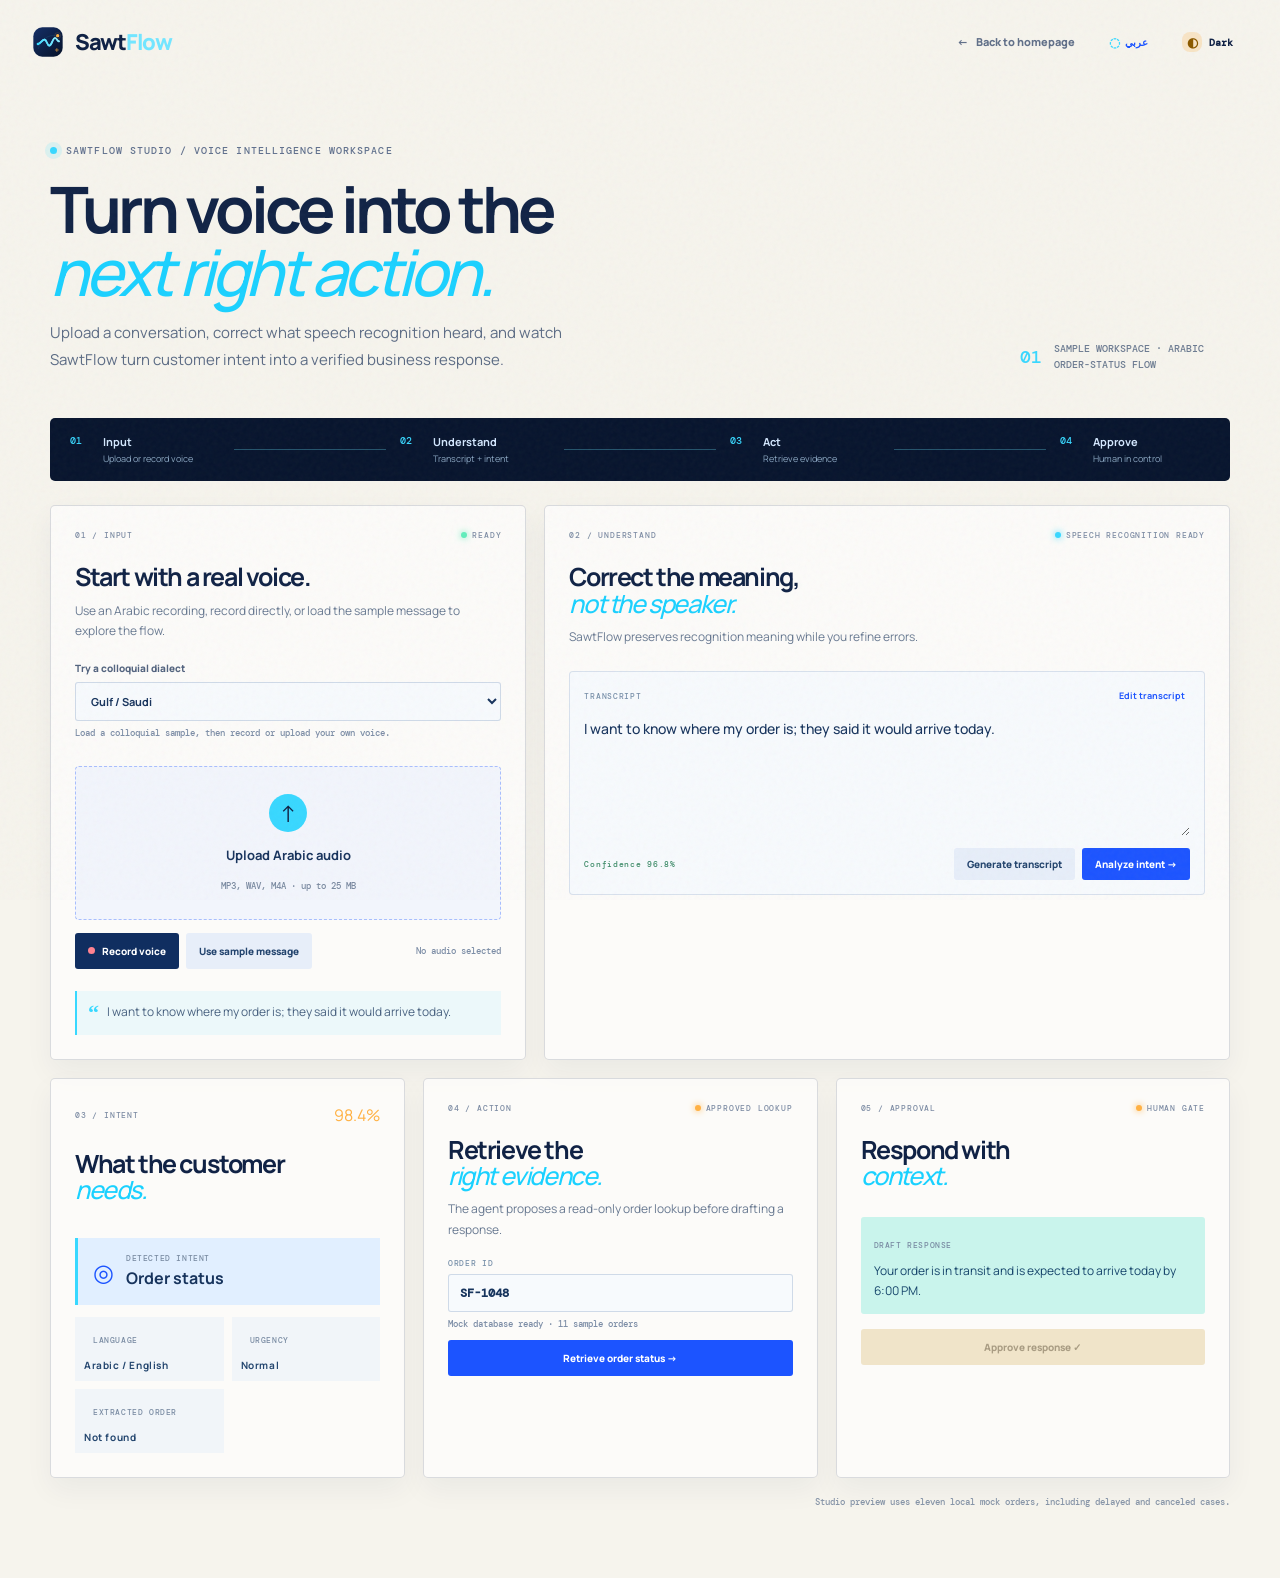
<file: site/studio/index.html>
<!doctype html>
<html lang="en" dir="ltr">
  <head>
    <meta charset="UTF-8" />
    <meta name="viewport" content="width=device-width, initial-scale=1.0" />
    <meta name="theme-color" content="#07142d" />
    <meta name="description" content="SawtFlow Studio turns Arabic voice into a verified business action." />
    <title>SawtFlow Studio | Voice to verified action</title>
    <link rel="preconnect" href="https://fonts.googleapis.com" />
    <link rel="preconnect" href="https://fonts.gstatic.com" crossorigin />
    <link href="https://fonts.googleapis.com/css2?family=DM+Mono:wght@400;500&family=Handjet:wght@400;500;600;700&family=Manrope:wght@400;500;600;700;800&family=Noto+Kufi+Arabic:wght@400;600;700&family=Outfit:wght@400;500;600;700;800&display=swap" rel="stylesheet" />
    <link rel="icon" href="../assets/sawtflow-mark.svg" type="image/svg+xml" />
    <link rel="stylesheet" href="../styles.css" />
    <link rel="stylesheet" href="studio.css" />
  </head>
  <body>
    <div class="noise" aria-hidden="true"></div>
    <header class="studio-header">
      <a class="brand" href="../" aria-label="SawtFlow AI home"><img class="brand-mark" src="../assets/sawtflow-mark.svg" alt="" aria-hidden="true" /><span>Sawt<span>Flow</span></span></a>
      <div class="studio-header-right">
        <a class="back-link" href="../"><span aria-hidden="true">←</span><span data-i18n="back">Back to homepage</span></a>
        <button class="language-toggle" type="button" data-lang-toggle aria-label="Switch to Arabic">عربي</button>
        <button class="theme-toggle" type="button" data-theme-toggle aria-label="Switch to dark mode"><span class="theme-symbol" aria-hidden="true">◐</span><span class="theme-label">Dark</span></button>
      </div>
    </header>

    <main class="studio-shell">
      <section class="studio-hero">
        <div>
          <div class="eyebrow"><span class="pulse-dot"></span><span data-i18n="eyebrow">SAWTFLOW STUDIO / VOICE INTELLIGENCE WORKSPACE</span></div>
          <h1 data-i18n="title">Turn voice into the<br /><em>next right action.</em></h1>
          <p class="studio-lead" data-i18n="lead">Upload a conversation, correct what speech recognition heard, and watch SawtFlow turn customer intent into a verified business response.</p>
        </div>
        <div class="studio-hero-note"><span class="note-number">01</span><span data-i18n="note">Sample workspace · Arabic order-status flow</span></div>
      </section>

      <section class="studio-progress" aria-label="Studio workflow">
        <div class="progress-step active"><span>01</span><strong data-i18n="stepInput">Input</strong><small data-i18n="stepInputSub">Upload voice</small></div>
        <div class="progress-line"></div>
        <div class="progress-step"><span>02</span><strong data-i18n="stepUnderstand">Understand</strong><small data-i18n="stepUnderstandSub">Transcript + intent</small></div>
        <div class="progress-line"></div>
        <div class="progress-step"><span>03</span><strong data-i18n="stepAct">Act</strong><small data-i18n="stepActSub">Retrieve evidence</small></div>
        <div class="progress-line"></div>
        <div class="progress-step"><span>04</span><strong data-i18n="stepApprove">Approve</strong><small data-i18n="stepApproveSub">Human in control</small></div>
      </section>

      <section class="studio-grid">
        <div class="studio-card source-card">
          <div class="card-heading"><span class="card-index">01 / INPUT</span><span class="card-status"><i></i><span data-i18n="ready">READY</span></span></div>
          <h2 data-i18n="sourceTitle">Start with a real voice.</h2>
          <p data-i18n="sourceLead">Use an Arabic recording or load the sample message to explore the flow.</p>
          <div class="dialect-picker">
            <label for="dialect-select" data-i18n="dialectLabel">Try a colloquial dialect</label>
            <select id="dialect-select" aria-describedby="dialect-help">
              <option value="gulf" data-en="Gulf / Saudi" data-ar="خليجي / سعودي">Gulf / Saudi</option>
              <option value="egyptian" data-en="Egyptian" data-ar="مصري">Egyptian</option>
              <option value="levantine" data-en="Levantine" data-ar="شامي">Levantine</option>
              <option value="maghrebi" data-en="Maghrebi" data-ar="مغاربي">Maghrebi</option>
            </select>
            <small id="dialect-help" data-i18n="dialectHelp">Load a colloquial sample, then record or upload your own voice.</small>
          </div>
          <label class="dropzone" id="dropzone">
            <input id="studio-audio" type="file" accept="audio/*" />
            <span class="drop-icon" aria-hidden="true">↑</span>
            <strong data-i18n="upload">Upload Arabic audio</strong>
            <small id="file-name" data-i18n="fileHint">MP3, WAV, M4A · up to 25 MB</small>
          </label>
          <div class="source-actions"><div class="source-buttons"><button id="studio-record" class="studio-button record" type="button"><span class="record-dot" aria-hidden="true"></span><span id="record-label" data-i18n="record">Record voice</span></button><button id="studio-sample" class="studio-button secondary" type="button" data-i18n="sample">Use sample message</button></div><span class="source-duration" id="audio-status" data-i18n="audioReady">No audio selected</span></div>
          <div id="audio-preview" class="audio-preview" hidden>
            <div class="audio-preview-heading"><strong data-i18n="audioPreviewTitle">Preview before sending</strong><span id="audio-preview-state" data-i18n="audioPreviewReady">Ready to play</span></div>
            <p data-i18n="audioPreviewLead">Listen to the uploaded recording before generating the transcript.</p>
            <audio id="uploaded-audio" class="recorded-audio" controls preload="metadata" aria-label="Uploaded audio preview"></audio>
            <audio id="recorded-audio" class="recorded-audio" controls preload="metadata" aria-label="Recorded audio preview" hidden></audio>
          </div>
          <div class="sample-quote"><span class="quote-mark">“</span><p id="sample-quote-text">Where is my order? I was told it would arrive today.</p></div>
        </div>

        <div class="studio-card transcript-card">
          <div class="card-heading"><span class="card-index">02 / UNDERSTAND</span><span class="card-status cyan"><i></i><span data-i18n="speechReady">SPEECH RECOGNITION READY</span></span></div>
          <h2 data-i18n="transcriptTitle">Correct the meaning,<br /><em>not the speaker.</em></h2>
          <p data-i18n="transcriptLead">SawtFlow preserves intent while you refine recognition errors.</p>
          <div class="transcript-editor"><div class="editor-toolbar"><span data-i18n="transcriptLabel">TRANSCRIPT</span><button id="studio-edit" type="button" data-i18n="edit">Edit transcript</button></div><textarea id="studio-transcript" rows="5" readonly>Where is my order? I was told it would arrive today.</textarea><div class="editor-footer"><span id="studio-confidence" data-i18n="confidence">Confidence 96.8%</span><div class="editor-actions"><button id="studio-generate" class="studio-button secondary" type="button" data-i18n="generate">Generate transcript</button><button id="studio-analyze" class="studio-button primary" type="button" data-i18n="analyze">Analyze intent →</button></div></div></div>
        </div>
      </section>

      <section class="studio-output-grid">
        <div class="studio-card output-card intent-card">
          <div class="card-heading"><span class="card-index">03 / INTENT</span><span class="intent-score">98.4%</span></div>
          <h2 data-i18n="intentTitle">What the customer<br /><em>needs.</em></h2>
          <div class="intent-result"><span class="result-icon">◎</span><div><small data-i18n="detected">DETECTED INTENT</small><strong id="intent-value" data-i18n="orderStatus">Order status</strong></div></div>
          <div class="detail-tags"><span><span data-i18n="languageLabel">LANGUAGE</span> <b id="language-value">Arabic / English</b></span><span><span data-i18n="urgencyLabel">URGENCY</span> <b id="urgency-value">Normal</b></span><span class="extracted-order"><span data-i18n="extractedOrderLabel">EXTRACTED ORDER</span> <b id="extracted-order-value">SF-1048</b></span></div>
        </div>
        <div class="studio-card output-card evidence-card">
          <div class="card-heading"><span class="card-index">04 / ACTION</span><span class="card-status amber"><i></i><span data-i18n="approvedLookup">APPROVED LOOKUP</span></span></div>
          <h2 data-i18n="actionTitle">Retrieve the<br /><em>right evidence.</em></h2>
          <p id="action-lead" data-i18n="actionLead">The agent proposes a read-only order lookup before drafting a response.</p>
          <label class="order-lookup"><span id="order-id-label" data-i18n="orderIdLabel">ORDER ID</span><input id="studio-order-id" value="SF-1048" autocomplete="off" spellcheck="false" /><small id="lookup-status" aria-live="polite" data-i18n="lookupReady">Mock database ready</small></label>
          <button id="studio-retrieve" class="studio-button primary wide" type="button" data-i18n="retrieve">Retrieve order status →</button>
          <div id="studio-evidence" class="studio-evidence" hidden><div><span>ORDER</span><strong id="evidence-order">SF-1048</strong></div><div><span>STATUS</span><strong id="evidence-status">In transit</strong></div><div><span>ETA</span><strong id="evidence-eta">Today · 6:00 PM</strong></div><div><span>LAST SCAN</span><strong id="evidence-scan">Riyadh hub · 09:42</strong></div></div>
        </div>
        <div class="studio-card output-card approval-card">
          <div class="card-heading"><span class="card-index">05 / APPROVAL</span><span class="card-status amber"><i></i><span data-i18n="humanGate">HUMAN GATE</span></span></div>
          <h2 data-i18n="responseTitle">Respond with<br /><em>context.</em></h2>
          <div class="draft-box"><span data-i18n="draftLabel">DRAFT RESPONSE</span><p id="studio-response">Your order is in transit and is expected to arrive today by 6:00 PM.</p></div>
          <button id="studio-approve" class="studio-button approve wide" type="button" data-i18n="approve" disabled>Approve response ✓</button>
          <div id="studio-approved" class="approved-state" hidden><span>✓</span><strong data-i18n="approved">Approved · ready to send</strong></div>
        </div>
      </section>
      <p class="studio-disclaimer" data-i18n="disclaimer">Studio preview uses six local mock orders, including delayed and canceled cases. Replace them with your CRM or order API for production.</p>
    </main>
    <script src="studio.js"></script>
  </body>
</html>
</file>
<file: site/styles.css>
:root {
  --navy: #07142d;
  --navy-2: #0a1a39;
  --ink: #102245;
  --blue: #1c54ff;
  --cyan: #38d8ff;
  --cream: #f6f4ed;
  --soft: #e7e9e2;
  --warm: #ffb144;
  --amber: #f4a73e;
  --muted: #9da7b8;
  --line: rgba(10, 26, 57, .12);
  --mono: "DM Mono", monospace;
  --sans: "Manrope", "Noto Kufi Arabic", sans-serif;
}

* { box-sizing: border-box; }
html { scroll-behavior: smooth; }
body { margin: 0; color: var(--ink); background: var(--cream); font-family: var(--sans); font-size: 16px; line-height: 1.5; overflow-x: hidden; }
a { color: inherit; text-decoration: none; }
button, input, textarea { font: inherit; }
button { cursor: pointer; }
html[data-theme="dark"] { --cream: #07142d; --ink: #edf5ff; --soft: #12284c; --line: rgba(159, 201, 255, .18); }
html[data-theme="dark"] body { background: var(--cream); }
html[data-theme="dark"] .desktop-nav, html[data-theme="dark"] .text-link, html[data-theme="dark"] .usecase-label p, html[data-theme="dark"] .section-intro > p { color: #aabbd5; }
html[data-theme="dark"] .capability-card { background: rgba(17, 41, 79, .72); border-color: rgba(159, 201, 255, .18); }
html[data-theme="dark"] .usecase-item { border-color: rgba(159, 201, 255, .18); }
html[data-theme="dark"] .usecase-item p { color: #aabbd5; }
html[data-theme="dark"] .site-footer > p, html[data-theme="dark"] .footer-meta { color: #aabbd5; }
html[data-theme="dark"] .demo-form { background: #eef5ff; }
html[data-theme="dark"] .mobile-menu { background: rgba(7, 20, 45, .98); border-color: rgba(159, 201, 255, .18); }
html[data-theme="dark"] .hero-intro, html[data-theme="dark"] .hero-proof span, html[data-theme="dark"] .capability-card p { color: #b8c7dc; }
.noise { position: fixed; inset: 0; opacity: .045; pointer-events: none; z-index: 20; background-image: url("data:image/svg+xml,%3Csvg viewBox='0 0 220 220' xmlns='http://www.w3.org/2000/svg'%3E%3Cfilter id='n'%3E%3CfeTurbulence type='fractalNoise' baseFrequency='.95' numOctaves='4' stitchTiles='stitch'/%3E%3C/filter%3E%3Crect width='100%25' height='100%25' filter='url(%23n)' opacity='.9'/%3E%3C/svg%3E"); }
.section-shell { width: min(1180px, calc(100% - 64px)); margin: 0 auto; }

.site-header { height: 84px; width: min(1240px, calc(100% - 64px)); margin: 0 auto; display: flex; align-items: center; justify-content: space-between; position: relative; z-index: 30; }
.brand { display: inline-flex; align-items: center; gap: 11px; font-size: 22px; font-weight: 800; letter-spacing: -1.3px; }
.brand > span:last-child span { color: var(--blue); }
.site-header .brand > span:last-child span { color: #73e5ff; }
.brand-mark { width: 32px; height: 32px; display: block; flex: 0 0 auto; }
.desktop-nav { display: flex; gap: 30px; font-size: 13px; font-weight: 700; color: #58657c; }
.desktop-nav a, .text-link, .footer-meta a { transition: color .2s ease; }
.desktop-nav a:hover, .text-link:hover, .footer-meta a:hover { color: var(--blue); }
.nav-cta { border: 1px solid rgba(15, 35, 75, .16); border-radius: 999px; padding: 10px 16px; font-size: 12px; font-weight: 800; transition: all .2s ease; }
.nav-cta:hover { color: white; background: var(--ink); border-color: var(--ink); }
.nav-cta span { color: var(--blue); padding-left: 5px; }.nav-cta:hover span { color: var(--cyan); }
.header-tools { display: flex; align-items: center; gap: 6px; padding: 4px; border: 1px solid rgba(15, 35, 75, .1); border-radius: 16px; background: rgba(255,255,255,.34); box-shadow: 0 8px 24px rgba(18,31,59,.06); backdrop-filter: blur(12px); }
.language-toggle, .theme-toggle { min-height: 36px; border: 1px solid transparent; border-radius: 12px; color: var(--ink); background: transparent; font: 700 10px var(--mono); transition: transform .22s ease, background .22s ease, color .22s ease, border-color .22s ease, box-shadow .22s ease; }
.language-toggle { min-width: 54px; padding: 0 11px; color: var(--blue); }
.language-toggle::before { content: '◌'; display: inline-block; margin-right: 5px; color: var(--cyan); font-size: 13px; vertical-align: -1px; transition: transform .3s ease; }
.theme-toggle { display: inline-flex; align-items: center; gap: 7px; min-width: 78px; padding: 0 11px; }
.theme-symbol { display: grid; place-items: center; width: 20px; height: 20px; border-radius: 8px; color: #8b5a00; background: rgba(255,177,68,.23); font-size: 13px; line-height: 1; transition: transform .35s ease, background .22s ease, color .22s ease; }
.language-toggle:hover, .theme-toggle:hover { color: white; background: linear-gradient(135deg, var(--ink), #1c54a8); border-color: rgba(56,216,255,.45); box-shadow: 0 7px 16px rgba(16,34,69,.18); transform: translateY(-1px); }
.language-toggle:hover::before { transform: rotate(25deg) scale(1.12); color: var(--warm); }
.theme-toggle:hover .theme-symbol { color: white; background: rgba(56,216,255,.22); transform: rotate(18deg); }
.language-toggle:focus-visible, .theme-toggle:focus-visible { outline: 3px solid rgba(56,216,255,.38); outline-offset: 2px; }
.language-toggle:active, .theme-toggle:active { transform: translateY(0) scale(.97); }
html[data-theme="dark"] .header-tools { border-color: rgba(159,201,255,.2); background: rgba(13,34,70,.72); box-shadow: 0 8px 28px rgba(0,0,0,.2); }
html[data-theme="dark"] .language-toggle { color: #8eeaff; }
html[data-theme="dark"] .theme-symbol { color: #ffe0a3; background: rgba(255,177,68,.18); }
.menu-toggle, .mobile-menu { display: none; }

.hero { min-height: 655px; display: grid; grid-template-columns: .96fr 1.04fr; align-items: center; gap: 28px; padding: 46px 0 78px; }
.eyebrow { display: inline-flex; align-items: center; gap: 9px; color: #60708d; font: 500 10px/1 var(--mono); letter-spacing: 1.1px; }
.eyebrow.light { color: #a6c5ff; }.pulse-dot { width: 7px; height: 7px; border-radius: 50%; background: var(--cyan); box-shadow: 0 0 0 5px rgba(56, 216, 255, .14); }
h1, h2, h3, p { margin-top: 0; }.hero h1 { margin: 19px 0 8px; max-width: 620px; font-size: clamp(50px, 5.5vw, 76px); letter-spacing: -4.6px; line-height: .99; font-weight: 800; }.hero h1 em, h2 em { font-weight: 500; font-style: italic; color: var(--blue); }.hero h1 em { color: #68e3ff; }.hero-arabic { color: #132a5d; font: 600 17px/1.7 "Handjet", sans-serif; letter-spacing: 0; }.hero-intro { max-width: 508px; margin: 22px 0 28px; color: #4d5b74; font-size: 16px; line-height: 1.8; }.hero-actions { display: flex; align-items: center; gap: 24px; }.button { display: inline-flex; align-items: center; justify-content: center; gap: 15px; padding: 15px 19px; border: 0; border-radius: 4px; font-weight: 800; font-size: 13px; transition: transform .2s ease, box-shadow .2s ease, background .2s ease; }.button:hover { transform: translateY(-2px); box-shadow: 0 12px 22px rgba(16, 34, 69, .16); }.button-primary { color: white; background: #ffb144; font-family: Manrope, "Outfit", sans-serif; }.button-primary span, .button-warm span { font-size: 18px; font-weight: 400; }.text-link { display: inline-flex; align-items: center; gap: 8px; color: #334566; font-size: 13px; font-weight: 800; }.hero-proof { display: flex; gap: 26px; margin-top: 40px; }.hero-proof > div { display: grid; gap: 2px; border-left: 1px solid var(--line); padding-left: 13px; }.hero-proof strong { font-size: 11px; letter-spacing: -.1px; }.hero-proof span { color: #7a8497; font-size: 10px; }

.hero-visual { min-height: 520px; position: relative; display: flex; justify-content: center; align-items: center; }.visual-orbit { position: absolute; width: 435px; aspect-ratio: 1; border-radius: 50%; border: 1px solid rgba(28, 84, 255, .14); }.orbit-one { transform: scaleX(1.3) rotate(-24deg); }.orbit-two { width: 340px; transform: scaleX(1.3) rotate(32deg); border-style: dashed; }.visual-glow { position: absolute; width: 240px; height: 240px; background: rgba(54, 202, 255, .22); border-radius: 50%; filter: blur(65px); }.hero-image-frame { position: relative; width: min(365px, 74%); aspect-ratio: 4/5; z-index: 1; overflow: hidden; border: 1px solid rgba(33, 65, 135, .18); border-radius: 8px 44px 8px 44px; box-shadow: 17px 22px 40px rgba(17, 39, 84, .16); background: #0c2247; }.hero-image-frame::after { content: ""; position: absolute; inset: 0; background: linear-gradient(160deg, rgba(255,255,255,.1), transparent 35%, rgba(0,0,0,.2)); }.hero-image-frame img { width: 100%; height: 100%; object-fit: cover; display: block; mix-blend-mode: screen; }.signal-card { position: absolute; z-index: 2; box-shadow: 0 18px 34px rgba(7, 20, 45, .16); }.card-listening { width: 208px; top: 69px; right: 5px; padding: 12px 14px; color: #e8f5ff; background: rgba(7, 20, 45, .94); border: 1px solid rgba(84, 205, 255, .32); border-radius: 4px; transform: rotate(4deg); }.card-top { display: flex; align-items: center; gap: 7px; color: #83b5d9; font: 500 8px var(--mono); letter-spacing: .8px; }.status-light { width: 6px; height: 6px; border-radius: 50%; background: var(--cyan); box-shadow: 0 0 7px var(--cyan); }.sound-bars { margin-left: auto; display: flex; gap: 2px; align-items: center; height: 12px; }.sound-bars i { width: 2px; background: var(--cyan); border-radius: 2px; animation: bars 1.25s ease-in-out infinite; }.sound-bars i:nth-child(1){height:5px}.sound-bars i:nth-child(2){height:11px;animation-delay:.12s}.sound-bars i:nth-child(3){height:7px;animation-delay:.28s}.sound-bars i:nth-child(4){height:10px;animation-delay:.4s}.card-listening p { margin: 12px 0 3px; font: 600 12px/1.7 "Noto Kufi Arabic", sans-serif; }.card-listening small { color: #89a0ba; font-size: 8px; }.card-intent { left: 10px; bottom: 84px; display: grid; gap: 8px; padding: 13px; width: 178px; background: #f8f8f2; border-radius: 4px; transform: rotate(-5deg); }.tag { color: #d67908; font: 500 8px var(--mono); letter-spacing: .7px; }.card-intent strong { font-size: 12px; }.confidence { display: flex; justify-content: space-between; font: 500 8px var(--mono); color: #748198; }.confidence b { color: #397a42; }.card-verified { right: 15px; bottom: 39px; display: flex; gap: 8px; align-items: center; width: 184px; padding: 11px; color: #e9f1ff; background: #1c54ff; border-radius: 3px; transform: rotate(3deg); }.check { display: grid; place-items: center; flex: 0 0 20px; width: 20px; height: 20px; background: var(--cyan); color: var(--navy); border-radius: 50%; font-size: 13px; font-weight: 800; }.card-verified div { display: grid; gap: 2px; }.card-verified div span { font: 500 7px var(--mono); letter-spacing: .7px; color: #b6d2ff; }.card-verified strong { font-size: 10px; }.scan-line { position: absolute; z-index: 3; width: min(366px, 75%); height: 1px; background: var(--cyan); opacity: .65; box-shadow: 0 0 12px 2px var(--cyan); animation: scan 5s ease-in-out infinite; }

.marquee-band { overflow: hidden; padding: 18px 0; color: #86a0c8; background: var(--navy); border-top: 1px solid rgba(255,255,255,.06); border-bottom: 1px solid rgba(255,255,255,.06); }.marquee-track { display: flex; align-items: center; gap: 26px; width: max-content; white-space: nowrap; font: 500 10px var(--mono); letter-spacing: 1.3px; text-transform: uppercase; animation: marquee 28s linear infinite; }.marquee-track i { color: var(--cyan); font-style: normal; font-size: 11px; }

html[dir="rtl"] .brand, html[dir="rtl"] .brand-mark, html[dir="rtl"] .menu-toggle, html[dir="rtl"] .theme-symbol { direction: ltr; }
html[dir="rtl"] .hero h1, html[dir="rtl"] .hero-intro, html[dir="rtl"] .hero-arabic, html[dir="rtl"] .hero-proof, html[dir="rtl"] .section-intro, html[dir="rtl"] .usecase-item, html[dir="rtl"] .trust-panel, html[dir="rtl"] .demo-layout { direction: rtl; }
html[dir="rtl"] .hero-actions, html[dir="rtl"] .contact-note { direction: rtl; }

.capabilities { padding: 126px 0 135px; }.section-intro { display: flex; justify-content: space-between; gap: 50px; }.split-heading h2, .workflow-heading h2, .trust-copy h2, .demo-copy h2 { margin: 17px 0 0; font-size: clamp(36px, 4.2vw, 56px); font-weight: 800; line-height: 1.03; letter-spacing: -3.2px; }.split-heading em { color: #1ad1ff; text-decoration: none; }.section-intro > p { align-self: end; max-width: 398px; margin: 0 0 5px; color: #5c6880; font-size: 15px; line-height: 1.8; }.capability-rail { display: grid; grid-template-columns: 1fr 1fr 1fr; margin-top: 60px; }.capability-card { min-height: 328px; position: relative; padding: 31px 31px 27px; border: 1px solid var(--line); border-right: 0; background: rgba(255,255,255,.28); transition: transform .25s ease, box-shadow .25s ease; }.capability-card:last-child { border-right: 1px solid var(--line); }.capability-card:hover { z-index: 1; transform: translateY(-7px); box-shadow: 0 20px 45px rgba(25, 42, 76, .09); }.step-number { color: #91a0b6; font: 500 10px var(--mono); }.capability-card h3 { margin: 25px 0 11px; font-size: 21px; letter-spacing: -1px; }.capability-card p { max-width: 270px; margin: 0; color: #657088; font-size: 13px; line-height: 1.7; }.icon-orb { display: grid; place-items: center; width: 62px; height: 62px; margin-top: 26px; border-radius: 50%; }.icon-language { color: var(--blue); font: 600 31px "Noto Kufi Arabic", sans-serif; background: #dce9ff; box-shadow: inset 0 0 0 12px #edf5ff; }.mini-wave { height: 32px; display: flex; align-items: center; gap: 4px; margin-top: 23px; }.mini-wave i { display: block; width: 4px; background: var(--cyan); border-radius: 999px; }.mini-wave i:nth-child(1){height:9px}.mini-wave i:nth-child(2){height:15px}.mini-wave i:nth-child(3){height:25px}.mini-wave i:nth-child(4){height:19px}.mini-wave i:nth-child(5){height:30px}.mini-wave i:nth-child(6){height:12px}.mini-wave i:nth-child(7){height:7px}.correction-sample { display: grid; gap: 8px; margin-top: 25px; font: 500 12px "Noto Kufi Arabic", sans-serif; }.rough { width: fit-content; padding: 5px 7px; color: #a5716c; text-decoration: line-through; background: #f9e5df; }.clean { width: fit-content; padding: 5px 7px; color: #126b4c; background: #dcf3df; }.entity-cluster { display: flex; flex-wrap: wrap; align-items: center; gap: 7px; max-width: 220px; margin-top: 26px; }.entity-cluster span { padding: 4px 6px; color: #7b559d; background: #f1e7f8; border-radius: 3px; font: 500 8px var(--mono); }.entity-cluster b { margin-right: 2px; font-size: 10px; }

.workflow-section { padding: 118px 0 134px; color: white; background: var(--navy); }.workflow-heading > p { color: #a8b3c8; }.workflow-heading h2 em { color: var(--cyan); }.flow-map { margin-top: 76px; position: relative; display: grid; grid-template-columns: repeat(5, 1fr); gap: 16px; }.flow-line { position: absolute; top: 50px; left: 8%; right: 8%; height: 1px; background: linear-gradient(90deg, rgba(56,216,255,.8), rgba(56,216,255,.1)); }.flow-step { position: relative; display: grid; gap: 18px; z-index: 1; }.flow-index { color: #82a4d8; font: 500 10px var(--mono); }.flow-icon { display: grid; place-items: center; width: 55px; height: 55px; color: var(--cyan); background: #112852; border: 1px solid rgba(128, 214, 255, .25); border-radius: 50%; font-size: 21px; }.flow-step h3 { margin: 0 0 8px; font-size: 17px; letter-spacing: -.6px; }.flow-step p { max-width: 180px; color: #95a6c0; font-size: 12px; line-height: 1.7; }.flow-step-two { margin-top: 46px; }.flow-step-three { margin-top: 12px; }.flow-step-four { margin-top: 67px; }.flow-step-five { margin-top: 25px; }.flow-step-four .flow-icon { color: var(--navy); background: var(--cyan); border-color: var(--cyan); }

.use-cases { display: grid; grid-template-columns: .55fr 1fr; gap: 90px; padding: 131px 0; }.usecase-label { padding-top: 10px; }.usecase-label p { max-width: 232px; margin: 20px 0 0; color: #5c6880; font-size: 14px; line-height: 1.8; }.usecase-stack { border-top: 1px solid var(--line); }.usecase-item { display: grid; grid-template-columns: 45px 56px 1fr 25px; align-items: center; gap: 18px; min-height: 126px; padding: 20px 0; border-bottom: 1px solid var(--line); transition: padding .25s ease, color .25s ease; }.usecase-item:hover { padding-left: 11px; color: var(--blue); }.usecase-count { align-self: start; padding-top: 7px; color: #8c98aa; font: 500 10px var(--mono); }.usecase-icon { display: grid; place-items: center; width: 43px; height: 43px; color: var(--blue); background: #e8efff; border-radius: 50%; font-size: 21px; }.usecase-icon svg { width: 22px; height: 22px; display: block; overflow: visible; }.usecase-item h3 { margin: 0 0 5px; font-size: 17px; letter-spacing: -.7px; }.usecase-item p { margin: 0; max-width: 440px; color: #66738a; font-size: 12px; line-height: 1.7; }.usecase-arrow { font-size: 20px; color: #8190a8; transition: transform .25s ease; }.usecase-item:hover .usecase-arrow { color: var(--blue); transform: translate(3px, -3px); }.featured-usecase .usecase-icon { color: #a35b00; background: #fff0d9; }

.trust-section { padding-bottom: 134px; }.trust-panel { display: grid; grid-template-columns: .88fr 1.12fr; overflow: hidden; min-height: 425px; border-radius: 6px; background: #dceaf4; }.trust-copy { padding: 58px; color: var(--navy); background: #aee7f3; }.trust-copy h2 { margin-bottom: 21px; }.trust-copy h2 em { color: #26aee8; }.trust-copy > p { max-width: 333px; margin-bottom: 26px; color: #2a5570; font-size: 14px; line-height: 1.75; }.dark-link { color: #0a3763; }.trust-evidence { display: grid; align-content: center; padding: 35px 58px; }.trust-evidence article { display: grid; grid-template-columns: 47px 1fr; gap: 16px; padding: 21px 0; border-bottom: 1px solid rgba(22, 63, 92, .16); }.trust-evidence article:last-child { border-bottom: 0; }.evidence-number { color: #46829d; font: 500 10px var(--mono); padding-top: 4px; }.trust-evidence h3 { margin: 0 0 5px; font-size: 16px; letter-spacing: -.5px; }.trust-evidence p { margin: 0; color: #52728a; font-size: 12px; line-height: 1.65; }

.demo-section { padding: 112px 0; color: white; background: #0c1c3d; position: relative; overflow: hidden; }.demo-section::before { content: ""; position: absolute; width: 520px; height: 520px; right: -135px; top: -225px; border: 1px solid rgba(62, 199, 255, .25); border-radius: 50%; box-shadow: 0 0 0 65px rgba(62, 199, 255, .035), 0 0 0 130px rgba(62, 199, 255, .025); }.demo-layout { display: grid; grid-template-columns: 1fr .85fr; gap: 110px; align-items: center; position: relative; }.demo-copy h2 { margin-bottom: 22px; }.demo-copy h2 em { color: var(--cyan); }.demo-copy > p { max-width: 462px; color: #a6b4cb; font-size: 15px; line-height: 1.8; }.contact-note { display: flex; align-items: center; gap: 9px; margin-top: 28px; color: #d3e4ff; font-size: 11px; font-weight: 700; }.contact-note span { color: var(--cyan); }.demo-form { display: grid; gap: 15px; padding: 27px; color: #16315b; background: #f8f7f1; border-radius: 5px; box-shadow: 18px 22px 0 rgba(38, 92, 217, .25); }.form-heading { display: flex; justify-content: space-between; margin-bottom: 4px; color: #63728b; font: 500 9px var(--mono); letter-spacing: .8px; }.form-heading b { color: #2a65f1; font-weight: 500; }.demo-form label { display: grid; gap: 7px; color: #52637e; font-size: 10px; font-weight: 800; }.demo-form input, .demo-form textarea { width: 100%; padding: 11px 0; border: 0; border-bottom: 1px solid #d6dce0; border-radius: 0; outline: none; color: #15325e; font-size: 13px; background: transparent; transition: border-color .2s ease; resize: vertical; }.demo-form input:focus, .demo-form textarea:focus { border-color: var(--blue); }.demo-form input::placeholder, .demo-form textarea::placeholder { color: #a0a9b6; }.button-warm { width: 100%; margin-top: 4px; color: #102e60; background: var(--warm); }.form-footnote, .form-message { margin: 0; text-align: center; font-size: 9px; line-height: 1.5; }.form-footnote { color: #8490a0; }.form-message { min-height: 14px; color: #167250; font-weight: 700; }

.site-footer { min-height: 118px; display: grid; grid-template-columns: auto 1fr auto; align-items: center; gap: 32px; }.footer-brand { font-size: 18px; }.footer-brand .brand-mark { transform: scale(.84); transform-origin: left center; width: 28px; height: 28px; }.site-footer > p { margin: 0; color: #788399; font-size: 11px; }.footer-meta { display: flex; gap: 20px; color: #7b879b; font-size: 10px; }.footer-meta a { font-weight: 700; color: #526785; }

@keyframes bars { 50% { transform: scaleY(.45); opacity: .5; } }@keyframes scan { 0%,100%{ transform: translateY(-142px); opacity:0} 14%,78%{opacity:.65} 50%{transform:translateY(140px)} }@keyframes marquee { to { transform: translateX(-50%); } }

@media (max-width: 900px) { .site-header, .section-shell { width: min(100% - 40px, 650px); }.desktop-nav, .nav-cta { display: none; }.menu-toggle { display: grid; gap: 5px; border: 0; padding: 8px 0 8px 8px; background: none; }.menu-toggle span { display: block; width: 22px; height: 2px; background: var(--ink); transition: transform .2s ease; }.menu-toggle[aria-expanded="true"] span:first-child { transform: translateY(3.5px) rotate(45deg); }.menu-toggle[aria-expanded="true"] span:last-child { transform: translateY(-3.5px) rotate(-45deg); }.mobile-menu { position: absolute; top: 70px; left: 0; right: 0; padding: 10px; border: 1px solid var(--line); background: rgba(246,244,237,.98); box-shadow: 0 15px 32px rgba(18,31,59,.12); }.mobile-menu.open { display: grid; }.mobile-menu a { padding: 10px; font-size: 13px; font-weight: 700; }.hero { grid-template-columns: 1fr; padding: 35px 0 75px; }.hero-copy { z-index: 3; }.hero h1 { font-size: clamp(49px, 10vw, 66px); }.hero-visual { min-height: 462px; margin-top: -8px; }.split-heading, .section-intro { display: grid; gap: 23px; }.section-intro > p { margin: 0; }.capabilities, .workflow-section { padding: 85px 0; }.capability-rail { margin-top: 38px; grid-template-columns: 1fr; }.capability-card, .capability-card:last-child { min-height: 240px; border-right: 1px solid var(--line); border-bottom: 0; }.capability-card:last-child { border-bottom: 1px solid var(--line); }.capability-card h3 { margin-top: 19px; }.icon-orb, .correction-sample, .entity-cluster { margin-top: 18px; }.flow-map { grid-template-columns: 1fr; gap: 28px; margin: 48px 0 0 14px; }.flow-line { top: 42px; bottom: 42px; left: 27px; right: auto; width: 1px; height: auto; background: linear-gradient(180deg, rgba(56,216,255,.8), rgba(56,216,255,.08)); }.flow-step, .flow-step-two, .flow-step-three, .flow-step-four, .flow-step-five { grid-template-columns: 50px 1fr; gap: 12px 20px; margin-top: 0; }.flow-index { grid-column: 1; }.flow-icon { grid-column: 1; grid-row: 2; }.flow-step > div:last-child { grid-column: 2; grid-row: 1 / span 2; padding-top: 1px; }.flow-step p { max-width: 340px; }.use-cases { grid-template-columns: 1fr; gap: 28px; padding: 85px 0; }.trust-section { padding-bottom: 85px; }.trust-panel { grid-template-columns: 1fr; }.trust-copy, .trust-evidence { padding: 43px 32px; }.demo-section { padding: 83px 0; }.demo-layout { grid-template-columns: 1fr; gap: 42px; }.site-footer { grid-template-columns: 1fr; gap: 13px; padding: 32px 0; }.footer-meta { justify-content: space-between; } }
@media (max-width: 480px) { .site-header, .section-shell { width: calc(100% - 32px); }.site-header { height: 72px; }.hero { padding-top: 25px; }.hero h1 { font-size: 47px; letter-spacing: -3.6px; }.hero-arabic { font-size: 14px; }.hero-actions { align-items: flex-start; flex-direction: column; gap: 19px; }.hero-proof { gap: 15px; margin-top: 33px; }.hero-proof > div { padding-left: 8px; }.hero-visual { min-height: 401px; }.hero-image-frame { width: 285px; }.visual-orbit { width: 330px; }.orbit-two { width: 255px; }.card-listening { top: 30px; right: -4px; transform: scale(.88) rotate(4deg); transform-origin: right top; }.card-intent { left: -6px; bottom: 50px; transform: scale(.84) rotate(-5deg); transform-origin: left bottom; }.card-verified { right: -9px; bottom: 20px; transform: scale(.83) rotate(3deg); transform-origin: right bottom; }.split-heading h2, .workflow-heading h2, .trust-copy h2, .demo-copy h2 { letter-spacing: -2.3px; }.usecase-item { grid-template-columns: 30px 43px 1fr 18px; gap: 10px; }.usecase-icon { width: 37px; height: 37px; }.usecase-item h3 { font-size: 15px; }.usecase-item p { font-size: 11px; }.trust-copy, .trust-evidence { padding: 36px 23px; }.demo-form { padding: 22px; }.footer-meta { gap: 9px; font-size: 9px; } }
</file>
<file: site/studio/studio.css>
:root { --studio-surface: rgba(255,255,255,.64); --studio-dark: #07142d; --studio-line: rgba(10,26,57,.14); }
body { min-height: 100vh; background: var(--cream); }
.studio-header { width: min(1240px, calc(100% - 64px)); min-height: 84px; margin: 0 auto; display: flex; align-items: center; justify-content: space-between; position: relative; z-index: 30; }
.studio-header .brand { direction: ltr; }
.studio-header .brand > span:last-child span { color: #73e5ff; }
.studio-header-right { display: flex; align-items: center; gap: 10px; }
.back-link { display: inline-flex; align-items: center; gap: 8px; margin-right: 12px; color: #617089; font-size: 11px; font-weight: 800; }.back-link:hover { color: var(--blue); }
.studio-shell { width: min(1180px, calc(100% - 64px)); margin: 0 auto; padding: 52px 0 70px; }
.studio-hero { display: flex; align-items: end; justify-content: space-between; gap: 60px; padding-bottom: 45px; }.studio-hero h1 { margin: 18px 0 16px; color: var(--ink); font-size: clamp(46px, 5vw, 72px); line-height: .98; letter-spacing: -4px; }.studio-hero h1 em, .studio-card h2 em { color: #1ad1ff; font-weight: 500; }.studio-lead { max-width: 560px; margin: 0; color: #5b6b84; font-size: 15px; line-height: 1.8; }.studio-hero-note { display: flex; align-items: center; gap: 12px; max-width: 210px; color: #6c7b91; font: 500 10px/1.6 var(--mono); text-transform: uppercase; }.note-number { color: var(--cyan); font-size: 18px; }
.studio-progress { display: flex; align-items: center; margin-bottom: 24px; padding: 16px 20px; background: var(--studio-dark); border-radius: 5px; color: #d4e8ff; }.progress-step { display: grid; grid-template-columns: 26px auto; gap: 1px 7px; min-width: 150px; }.progress-step span { grid-row: span 2; color: var(--cyan); font: 500 10px var(--mono); }.progress-step strong { font-size: 11px; }.progress-step small { color: #8ba7c2; font-size: 9px; }.progress-line { flex: 1; height: 1px; margin: 0 14px; background: rgba(104,227,255,.3); }
.studio-grid { display: grid; grid-template-columns: .82fr 1.18fr; gap: 18px; }.studio-output-grid { display: grid; grid-template-columns: .9fr 1fr 1fr; gap: 18px; margin-top: 18px; }.studio-card { padding: 24px; border: 1px solid var(--studio-line); border-radius: 5px; background: var(--studio-surface); box-shadow: 0 12px 28px rgba(15,35,75,.05); }.studio-card h2 { margin: 24px 0 10px; color: var(--ink); font-size: 25px; line-height: 1.05; letter-spacing: -1.4px; }.studio-card > p { margin: 0; color: #687991; font-size: 12px; line-height: 1.7; }.card-heading { display: flex; align-items: center; justify-content: space-between; gap: 8px; }.card-index, .demo-status, .card-status { color: #7d8ca4; font: 500 8px var(--mono); letter-spacing: .8px; }.card-status { display: inline-flex; align-items: center; gap: 5px; }.card-status i { width: 6px; height: 6px; display: inline-block; border-radius: 50%; background: #60edbb; box-shadow: 0 0 7px #60edbb; }.card-status.cyan i { background: var(--cyan); box-shadow: 0 0 7px var(--cyan); }.card-status.amber i, .intent-score { color: var(--warm); }.card-status.amber i { background: var(--warm); box-shadow: 0 0 7px var(--warm); }
.dropzone { display: grid; place-items: center; gap: 8px; min-height: 154px; margin-top: 25px; padding: 24px; border: 1px dashed rgba(28,84,255,.34); border-radius: 4px; color: var(--blue); background: rgba(232,239,255,.5); text-align: center; cursor: pointer; transition: background .2s ease, border-color .2s ease; }.dropzone:hover, .dropzone.dragover { background: #e1efff; border-color: var(--cyan); }.dropzone input { display: none; }.drop-icon { display: grid; place-items: center; width: 38px; height: 38px; border-radius: 50%; color: #102245; background: var(--cyan); font-size: 23px; }.dropzone strong { color: #17335d; font-size: 13px; }.dropzone small { color: #7a8aa1; font: 500 9px var(--mono); }.source-actions { display: flex; align-items: center; justify-content: space-between; gap: 10px; margin-top: 13px; }.source-duration { color: #7c8da6; font: 500 9px var(--mono); }.studio-button { display: inline-flex; align-items: center; justify-content: center; gap: 7px; min-height: 36px; padding: 0 13px; border: 0; border-radius: 3px; font: 800 10px var(--sans); cursor: pointer; transition: transform .2s ease, box-shadow .2s ease, background .2s ease; }.studio-button:hover { transform: translateY(-1px); box-shadow: 0 8px 16px rgba(15,35,75,.12); }.studio-button.primary { color: #fff; background: var(--blue); }.studio-button.secondary { color: #23446e; background: #e7eef9; }.studio-button.approve { color: #122d58; background: var(--warm); }.studio-button.wide { width: 100%; }.sample-quote { display: flex; gap: 8px; margin-top: 22px; padding: 11px; border-left: 2px solid var(--cyan); color: #4a6381; background: rgba(56,216,255,.08); }.sample-quote p { margin: 0; font-size: 12px; line-height: 1.6; }.quote-mark { color: var(--cyan); font: 800 22px/1 Georgia, serif; }
.transcript-editor { margin-top: 24px; padding: 14px; border: 1px solid rgba(85,126,168,.2); border-radius: 4px; background: rgba(245,249,255,.7); }.editor-toolbar, .editor-footer { display: flex; align-items: center; justify-content: space-between; gap: 10px; }.editor-toolbar > span, .editor-footer > span { color: #7890aa; font: 500 8px var(--mono); letter-spacing: .7px; }.editor-toolbar button { border: 0; padding: 3px 5px; color: var(--blue); background: transparent; font: 700 9px var(--sans); cursor: pointer; }.transcript-editor textarea { display: block; width: 100%; min-height: 102px; margin: 12px 0; padding: 0; border: 0; outline: 0; resize: vertical; color: #17345d; background: transparent; font: 500 14px/1.7 var(--sans); }.transcript-editor textarea:not([readonly]) { padding: 9px; border: 1px solid rgba(28,84,255,.3); border-radius: 3px; }.editor-footer > span { color: #3b8a66; }.editor-footer .studio-button { min-height: 32px; }
.output-card { min-height: 300px; }.intent-result { display: flex; align-items: center; gap: 12px; margin-top: 35px; padding: 15px; color: #17345d; background: #e1efff; border-left: 3px solid var(--cyan); }.result-icon { color: var(--blue); font-size: 24px; }.intent-result div { display: grid; gap: 3px; }.intent-result small, .detail-tags span, .studio-evidence span, .draft-box > span { color: #7a8ca3; font: 500 8px var(--mono); letter-spacing: .6px; }.intent-result strong { font-size: 16px; }.detail-tags { display: grid; grid-template-columns: 1fr 1fr; gap: 8px; margin-top: 12px; }.detail-tags span { display: grid; gap: 4px; padding: 9px; background: #f1f5f9; }.detail-tags b { color: #24466f; font: 700 10px var(--sans); }.evidence-card > p { margin-bottom: 18px; }.studio-evidence { display: grid; grid-template-columns: 1fr 1fr; gap: 9px; margin-top: 12px; padding: 12px; color: #19385f; background: #e7f6ff; border-radius: 3px; }.studio-evidence div { display: grid; gap: 3px; }.studio-evidence strong { font-size: 11px; }.draft-box { margin: 28px 0 15px; padding: 13px; color: #17466c; background: #c9f4ec; border-radius: 3px; }.draft-box p { margin: 7px 0 0; font-size: 12px; line-height: 1.65; }.approved-state { display: flex; align-items: center; gap: 8px; margin-top: 13px; padding: 10px; color: #1a6e60; background: #d8f7ef; border-radius: 3px; font-size: 11px; }.approved-state span { display: grid; place-items: center; width: 19px; height: 19px; color: #fff; background: #1c9b82; border-radius: 50%; }.studio-disclaimer { margin: 18px 0 0; color: #8694a7; text-align: right; font: 500 9px var(--mono); }
html[dir="rtl"] .studio-header, html[dir="rtl"] .studio-hero, html[dir="rtl"] .studio-progress, html[dir="rtl"] .studio-card, html[dir="rtl"] .studio-output-grid { direction: rtl; } html[dir="rtl"] .studio-header .brand, html[dir="rtl"] .drop-icon { direction: ltr; } html[dir="rtl"] .studio-disclaimer { text-align: left; }
html[data-theme="dark"] { --studio-surface: rgba(16,39,76,.72); --studio-line: rgba(159,201,255,.18); } html[data-theme="dark"] .studio-lead, html[data-theme="dark"] .studio-card > p, html[data-theme="dark"] .back-link, html[data-theme="dark"] .source-duration { color: #adbed6; } html[data-theme="dark"] .dropzone { background: rgba(20,48,91,.7); border-color: rgba(104,227,255,.4); } html[data-theme="dark"] .dropzone strong { color: #e3f2ff; } html[data-theme="dark"] .transcript-editor { background: rgba(238,246,255,.08); } html[data-theme="dark"] .transcript-editor textarea { color: #eef7ff; } html[data-theme="dark"] .studio-button.secondary { color: #d4e8ff; background: rgba(132,191,239,.15); } html[data-theme="dark"] .sample-quote { color: #b9cae0; } html[data-theme="dark"] .intent-result, html[data-theme="dark"] .detail-tags span { color: #d6e9ff; background: rgba(57,116,196,.22); } html[data-theme="dark"] .detail-tags b, html[data-theme="dark"] .intent-result strong { color: #e7f3ff; } html[data-theme="dark"] .studio-evidence { color: #163b65; }
@media (max-width: 920px) { .studio-hero { display: grid; gap: 25px; }.studio-hero-note { max-width: none; }.studio-grid, .studio-output-grid { grid-template-columns: 1fr; }.studio-progress { overflow-x: auto; }.progress-step { min-width: 140px; }.progress-line { min-width: 28px; }.studio-header-right .back-link { display: none; } }
@media (max-width: 600px) { .studio-header { width: calc(100% - 32px); min-height: 72px; }.studio-header-right { gap: 6px; }.studio-shell { width: calc(100% - 32px); padding-top: 32px; }.studio-hero h1 { font-size: 46px; letter-spacing: -3px; }.studio-card { padding: 19px; }.studio-progress { margin-left: -8px; margin-right: -8px; }.studio-disclaimer { text-align: left; line-height: 1.6; } }

.editor-actions { display: flex; align-items: center; gap: 7px; }
@media (max-width: 600px) { .editor-footer { align-items: flex-start; flex-direction: column; } .editor-actions { width: 100%; } .editor-actions .studio-button { flex: 1; } }

.source-buttons { display: flex; align-items: center; gap: 7px; flex-wrap: wrap; }.studio-button.record { color: #fff; background: #102e60; }.studio-button.record:hover { background: #173c79; }.studio-button.recording { color: #fff; background: #c74358; animation: record-pulse 1.4s ease-in-out infinite; }.record-dot { width: 7px; height: 7px; border-radius: 50%; background: #ff8290; }.recording .record-dot { background: #fff; box-shadow: 0 0 0 4px rgba(255,255,255,.18); }.recorded-audio { display: block; width: 100%; height: 34px; margin-top: 12px; }.recorded-audio::-webkit-media-controls-panel { background: #e7f6ff; }
.audio-preview { margin-top: 14px; padding: 13px; border: 1px solid rgba(26,209,255,.28); border-radius: 4px; background: rgba(232,247,255,.72); }.audio-preview-heading { display: flex; align-items: center; justify-content: space-between; gap: 10px; color: #17345d; }.audio-preview-heading strong { font-size: 11px; }.audio-preview-heading span { color: #32806e; font: 500 8px var(--mono); text-transform: uppercase; }.audio-preview > p { margin: 6px 0 0; color: #687991; font-size: 10px; line-height: 1.5; }.audio-preview .recorded-audio { margin-top: 10px; }
.dialect-picker { display: grid; gap: 6px; margin-top: 20px; }.dialect-picker label { color: #52637e; font-size: 10px; font-weight: 800; }.dialect-picker select { width: 100%; padding: 10px 11px; border: 1px solid rgba(85,126,168,.25); border-radius: 3px; outline: none; color: #17345d; background: rgba(245,249,255,.7); font: 700 11px var(--sans); }.dialect-picker select:focus { border-color: var(--cyan); box-shadow: 0 0 0 3px rgba(26,209,255,.12); }.dialect-picker small { color: #7c8da6; font: 500 9px/1.5 var(--mono); }
@keyframes record-pulse { 50% { box-shadow: 0 0 0 5px rgba(199,67,88,.18); } }
@media (max-width: 600px) { .source-buttons { width: 100%; }.source-buttons .studio-button { flex: 1; }.source-actions { align-items: flex-start; flex-direction: column; } }

[hidden] { display: none !important; }

.order-lookup { display: grid; gap: 6px; margin: 18px 0 10px; }.order-lookup > span { color: #7890aa; font: 500 8px var(--mono); letter-spacing: .7px; }.order-lookup input { width: 100%; box-sizing: border-box; padding: 10px 11px; border: 1px solid rgba(85,126,168,.25); border-radius: 3px; outline: none; color: #17345d; background: rgba(245,249,255,.7); font: 700 12px var(--mono); text-transform: uppercase; }.order-lookup input:focus { border-color: var(--cyan); box-shadow: 0 0 0 3px rgba(26,209,255,.12); }.order-lookup small { color: #7c8da6; font: 500 9px var(--mono); }.studio-button:disabled { opacity: .65; cursor: wait; transform: none; box-shadow: none; }
html[data-theme="dark"] .order-lookup input { color: #eef7ff; background: rgba(20,48,91,.7); border-color: rgba(104,227,255,.35); }
html[data-theme="dark"] .dialect-picker label { color: #d4e8ff; } html[data-theme="dark"] .dialect-picker select { color: #eef7ff; background: rgba(20,48,91,.7); border-color: rgba(104,227,255,.35); } html[data-theme="dark"] .dialect-picker small { color: #b9cae0; }
html[data-theme="dark"] .audio-preview { background: rgba(20,48,91,.68); border-color: rgba(104,227,255,.35); } html[data-theme="dark"] .audio-preview-heading { color: #e7f3ff; } html[data-theme="dark"] .audio-preview > p { color: #b9cae0; }
.studio-button.approve:disabled { color: #7d6a45; background: #ead9b0; }
</file>
